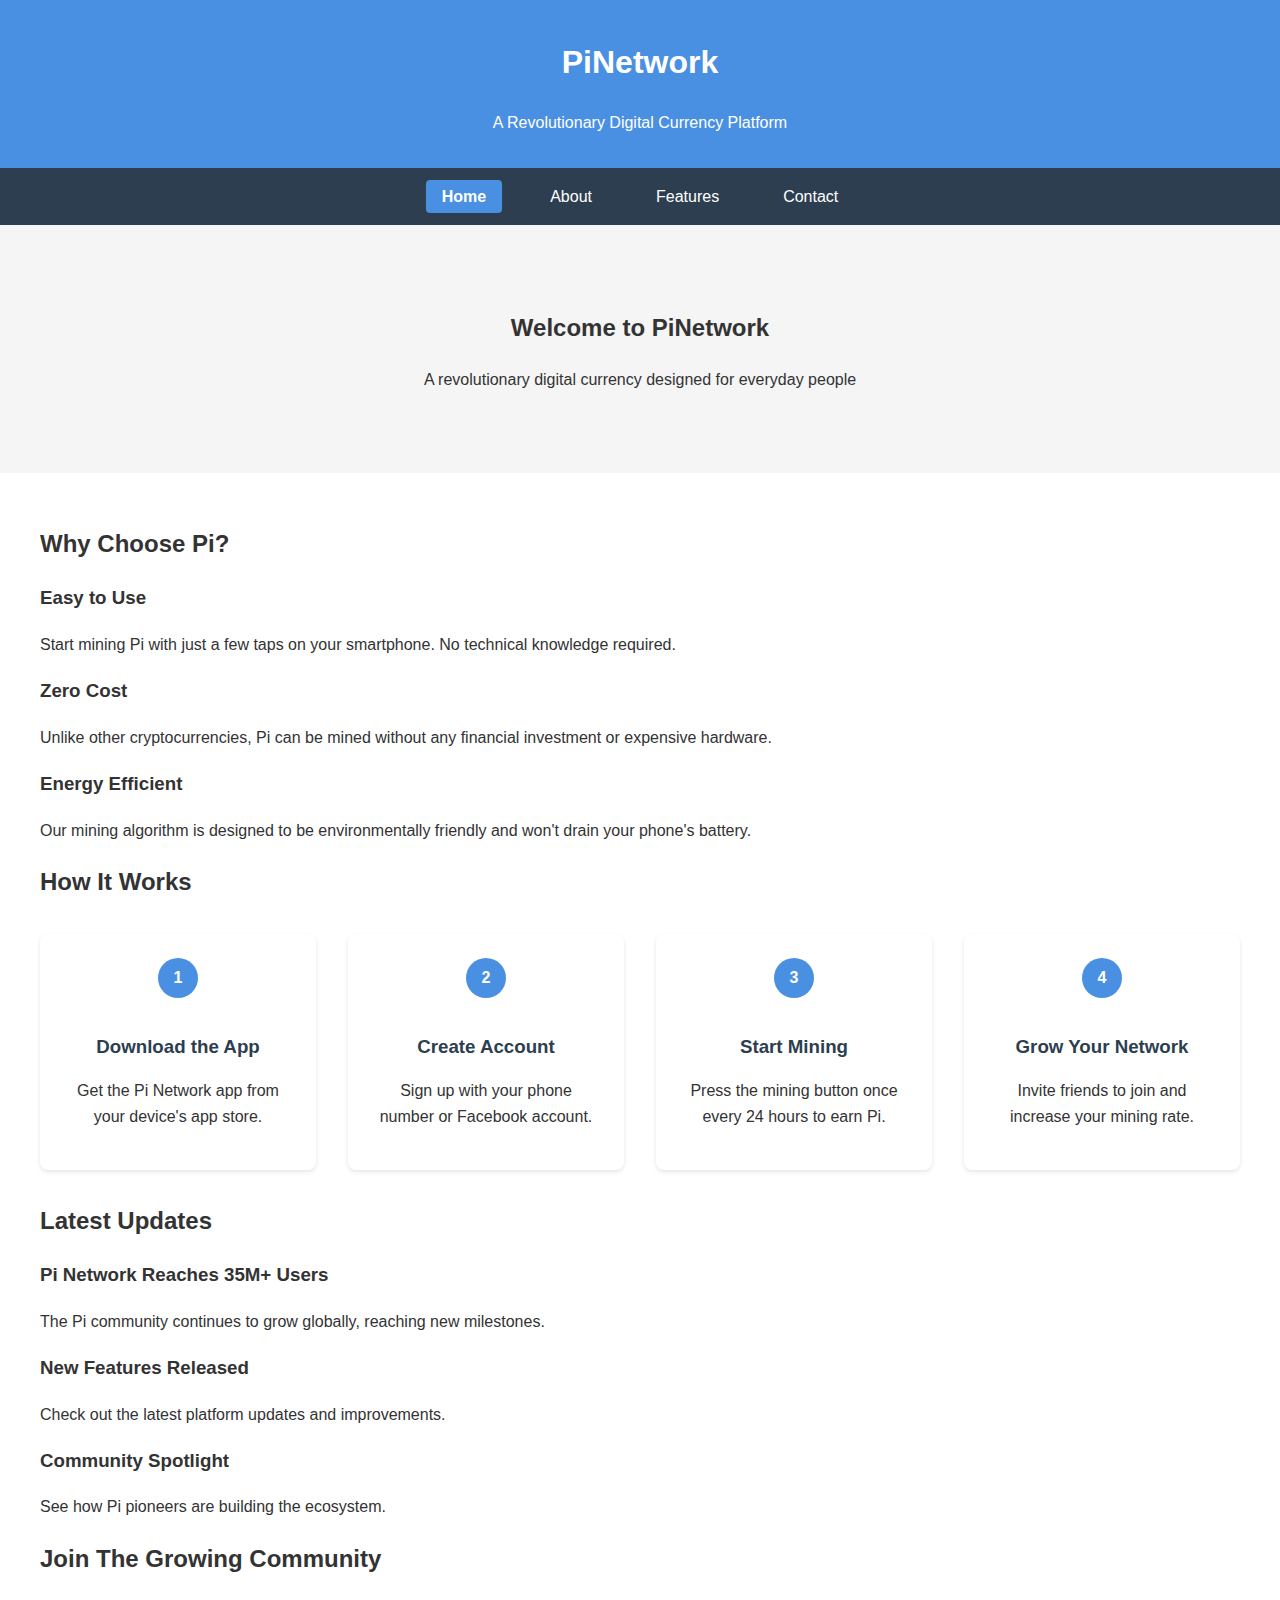
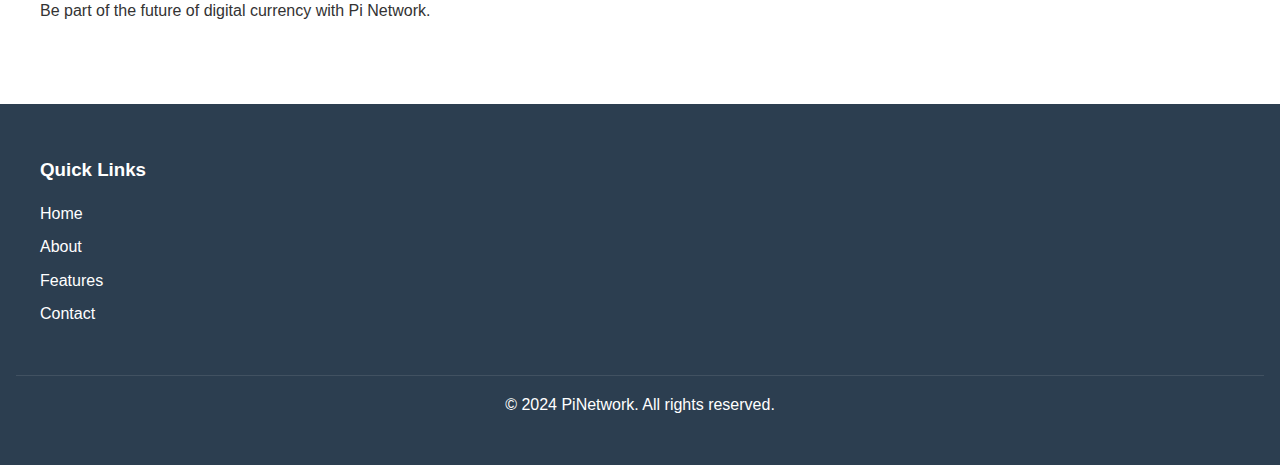
<file: index.html>
<!DOCTYPE html>
<html lang="en">
<head>
    <meta charset="UTF-8">
    <meta name="viewport" content="width=device-width, initial-scale=1.0">
    <title>PiNetwork - Decentralized Digital Currency</title>
    <link rel="stylesheet" href="styles.css">
</head>
<body>
    <header>
        <h1>PiNetwork</h1>
        <p>A Revolutionary Digital Currency Platform</p>
    </header>

    <nav>
        <ul>
            <li><a href="index.html" class="active">Home</a></li>
            <li><a href="about.html">About</a></li>
            <li><a href="features.html">Features</a></li>
            <li><a href="contact.html">Contact</a></li>
        </ul>
    </nav>

    <section class="hero">
        <h2>Welcome to PiNetwork</h2>
        <p>A revolutionary digital currency designed for everyday people</p>
    </section>

    <div class="container">
        <section id="why-pi" class="info-section">
            <h2>Why Choose Pi?</h2>
            <div class="info-grid">
                <div class="info-card">
                    <h3>Easy to Use</h3>
                    <p>Start mining Pi with just a few taps on your smartphone. No technical knowledge required.</p>
                </div>
                <div class="info-card">
                    <h3>Zero Cost</h3>
                    <p>Unlike other cryptocurrencies, Pi can be mined without any financial investment or expensive hardware.</p>
                </div>
                <div class="info-card">
                    <h3>Energy Efficient</h3>
                    <p>Our mining algorithm is designed to be environmentally friendly and won't drain your phone's battery.</p>
                </div>
            </div>
        </section>

        <section id="how-it-works" class="info-section">
            <h2>How It Works</h2>
            <div class="steps-grid">
                <div class="step">
                    <span class="step-number">1</span>
                    <h3>Download the App</h3>
                    <p>Get the Pi Network app from your device's app store.</p>
                </div>
                <div class="step">
                    <span class="step-number">2</span>
                    <h3>Create Account</h3>
                    <p>Sign up with your phone number or Facebook account.</p>
                </div>
                <div class="step">
                    <span class="step-number">3</span>
                    <h3>Start Mining</h3>
                    <p>Press the mining button once every 24 hours to earn Pi.</p>
                </div>
                <div class="step">
                    <span class="step-number">4</span>
                    <h3>Grow Your Network</h3>
                    <p>Invite friends to join and increase your mining rate.</p>
                </div>
            </div>
        </section>

        <section id="latest-news" class="info-section">
            <h2>Latest Updates</h2>
            <div class="news-grid">
                <article class="news-card">
                    <h3>Pi Network Reaches 35M+ Users</h3>
                    <p>The Pi community continues to grow globally, reaching new milestones.</p>
                </article>
                <article class="news-card">
                    <h3>New Features Released</h3>
                    <p>Check out the latest platform updates and improvements.</p>
                </article>
                <article class="news-card">
                    <h3>Community Spotlight</h3>
                    <p>See how Pi pioneers are building the ecosystem.</p>
                </article>
            </div>
        </section>

        <section id="join-community" class="cta-section">
            <h2>Join The Growing Community</h2>
            <p>Be part of the future of digital currency with Pi Network.</p>
        </section>
    </div>

    <footer>
        <div class="footer-content">
            <div class="footer-section">
                <h3>Quick Links</h3>
                <ul>
                    <li><a href="index.html">Home</a></li>
                    <li><a href="about.html">About</a></li>
                    <li><a href="features.html">Features</a></li>
                    <li><a href="contact.html">Contact</a></li>
                </ul>
            </div>
        </div>
        <p class="copyright">&copy; 2024 PiNetwork. All rights reserved.</p>
    </footer>
</body>
</html>
</file>
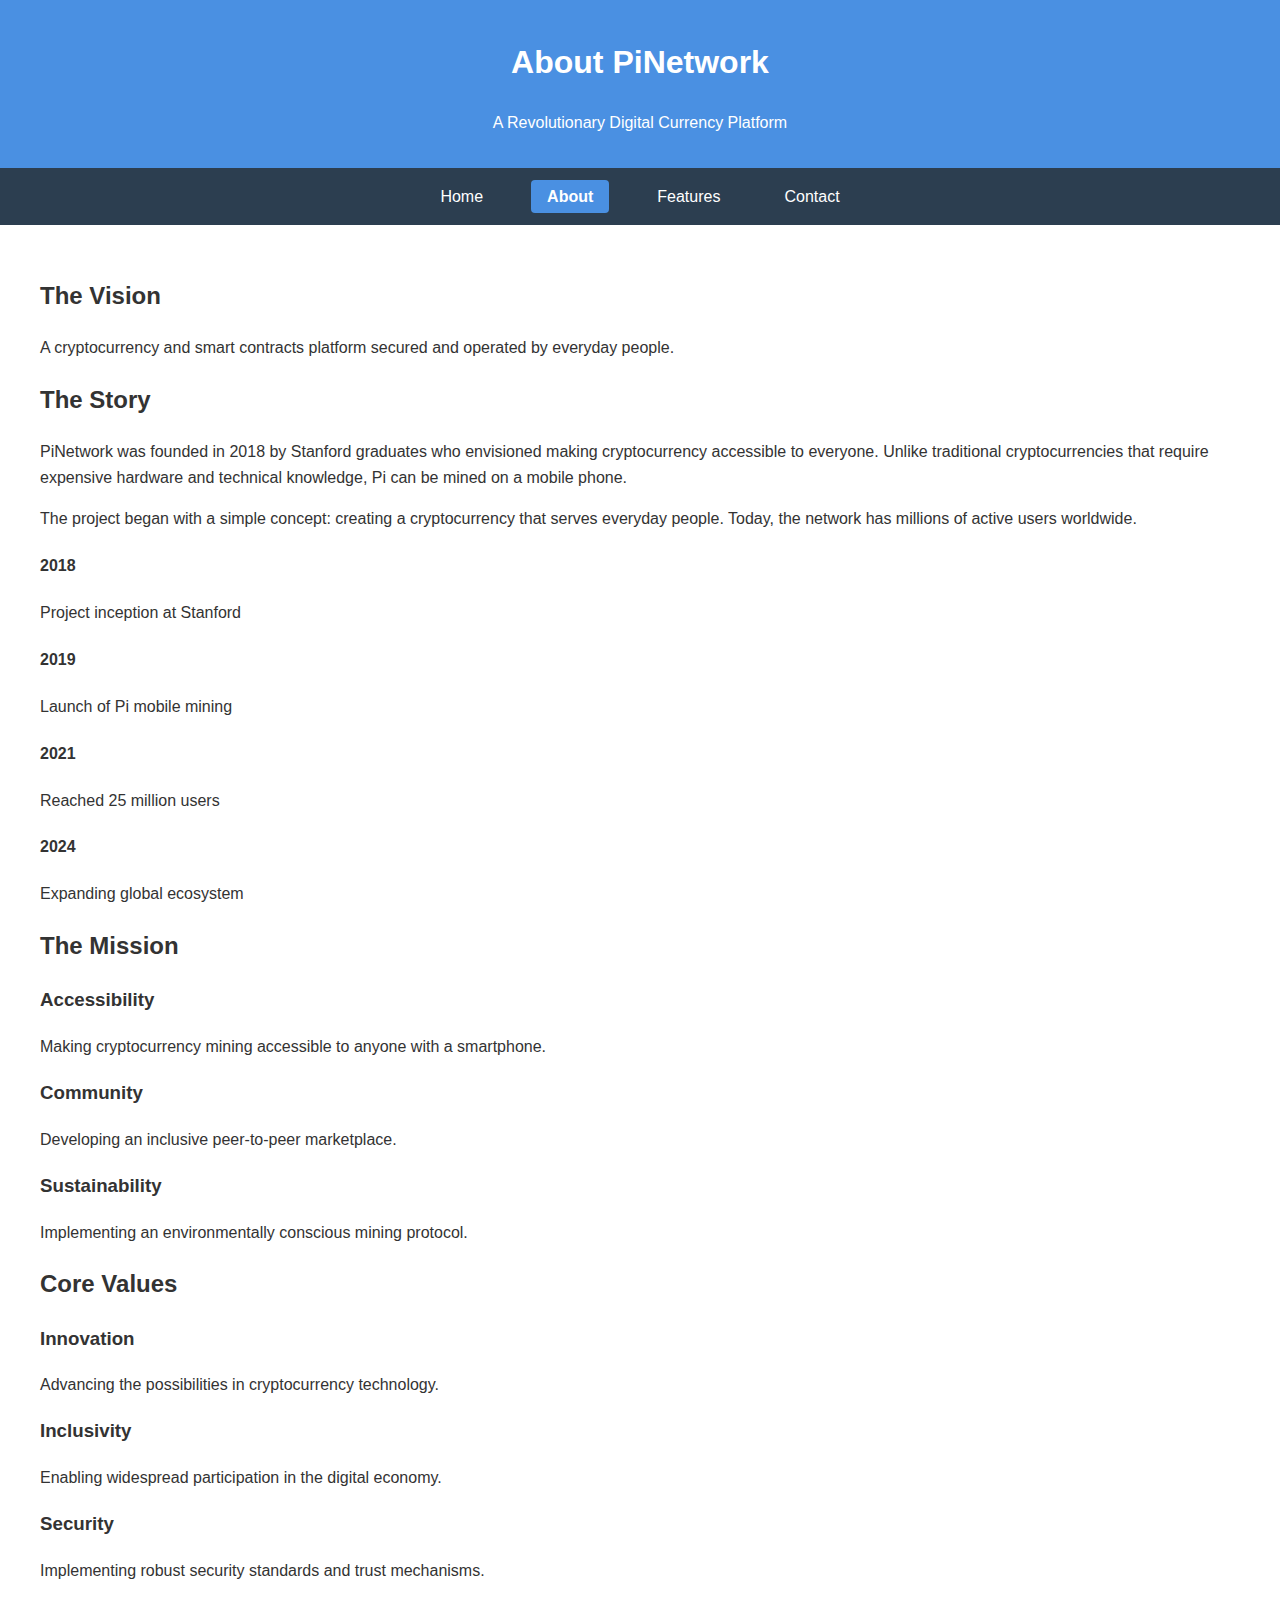
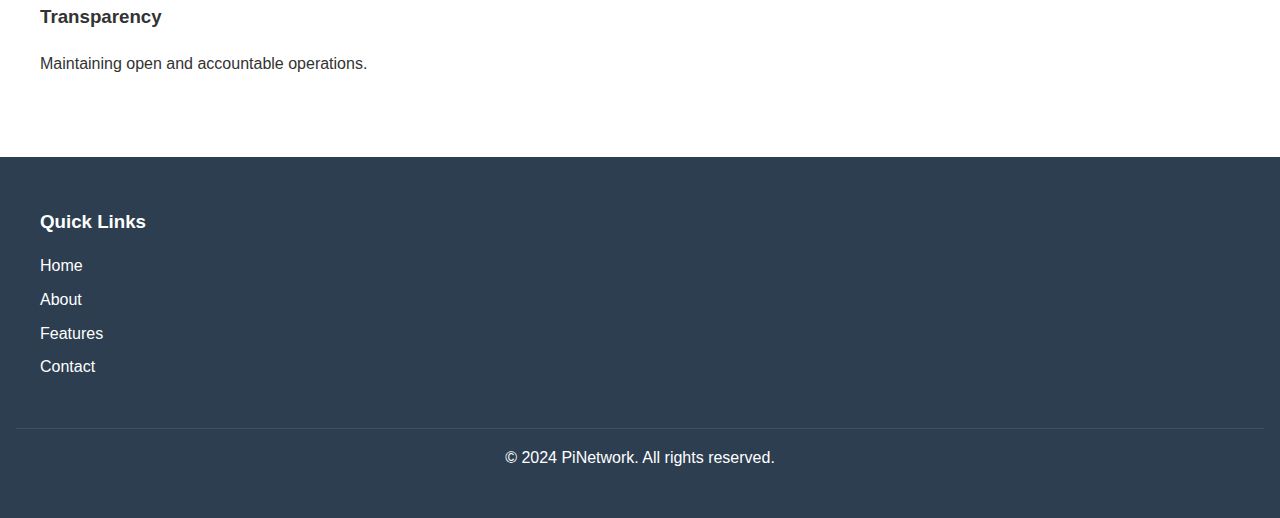
<file: about.html>
<!DOCTYPE html>
<html lang="en">
<head>
    <meta charset="UTF-8">
    <meta name="viewport" content="width=device-width, initial-scale=1.0">
    <title>About - PiNetwork</title>
    <link rel="stylesheet" href="styles.css">
</head>
<body>
    <header>
        <h1>About PiNetwork</h1>
        <p>A Revolutionary Digital Currency Platform</p>
    </header>

    <nav>
        <ul>
            <li><a href="index.html">Home</a></li>
            <li><a href="about.html" class="active">About</a></li>
            <li><a href="features.html">Features</a></li>
            <li><a href="contact.html">Contact</a></li>
        </ul>
    </nav>

    <div class="container">
        <section class="about-hero">
            <h2>The Vision</h2>
            <p class="lead-text">A cryptocurrency and smart contracts platform secured and operated by everyday people.</p>
        </section>

        <section class="about-section">
            <h2>The Story</h2>
            <div class="story-content">
                <div class="story-text">
                    <p>PiNetwork was founded in 2018 by Stanford graduates who envisioned making cryptocurrency accessible to everyone. Unlike traditional cryptocurrencies that require expensive hardware and technical knowledge, Pi can be mined on a mobile phone.</p>
                    <p>The project began with a simple concept: creating a cryptocurrency that serves everyday people. Today, the network has millions of active users worldwide.</p>
                </div>
                <div class="timeline">
                    <div class="timeline-item">
                        <h4>2018</h4>
                        <p>Project inception at Stanford</p>
                    </div>
                    <div class="timeline-item">
                        <h4>2019</h4>
                        <p>Launch of Pi mobile mining</p>
                    </div>
                    <div class="timeline-item">
                        <h4>2021</h4>
                        <p>Reached 25 million users</p>
                    </div>
                    <div class="timeline-item">
                        <h4>2024</h4>
                        <p>Expanding global ecosystem</p>
                    </div>
                </div>
            </div>
        </section>

        <section class="mission-section">
            <h2>The Mission</h2>
            <div class="mission-grid">
                <div class="mission-card">
                    <h3>Accessibility</h3>
                    <p>Making cryptocurrency mining accessible to anyone with a smartphone.</p>
                </div>
                <div class="mission-card">
                    <h3>Community</h3>
                    <p>Developing an inclusive peer-to-peer marketplace.</p>
                </div>
                <div class="mission-card">
                    <h3>Sustainability</h3>
                    <p>Implementing an environmentally conscious mining protocol.</p>
                </div>
            </div>
        </section>

        <section class="values-section">
            <h2>Core Values</h2>
            <div class="values-grid">
                <div class="value-card">
                    <h3>Innovation</h3>
                    <p>Advancing the possibilities in cryptocurrency technology.</p>
                </div>
                <div class="value-card">
                    <h3>Inclusivity</h3>
                    <p>Enabling widespread participation in the digital economy.</p>
                </div>
                <div class="value-card">
                    <h3>Security</h3>
                    <p>Implementing robust security standards and trust mechanisms.</p>
                </div>
                <div class="value-card">
                    <h3>Transparency</h3>
                    <p>Maintaining open and accountable operations.</p>
                </div>
            </div>
        </section>
    </div>

    <footer>
        <div class="footer-content">
            <div class="footer-section">
                <h3>Quick Links</h3>
                <ul>
                    <li><a href="index.html">Home</a></li>
                    <li><a href="about.html">About</a></li>
                    <li><a href="features.html">Features</a></li>
                    <li><a href="contact.html">Contact</a></li>
                </ul>
            </div>
        </div>
        <p class="copyright">&copy; 2024 PiNetwork. All rights reserved.</p>
    </footer>
</body>
</html>
</file>
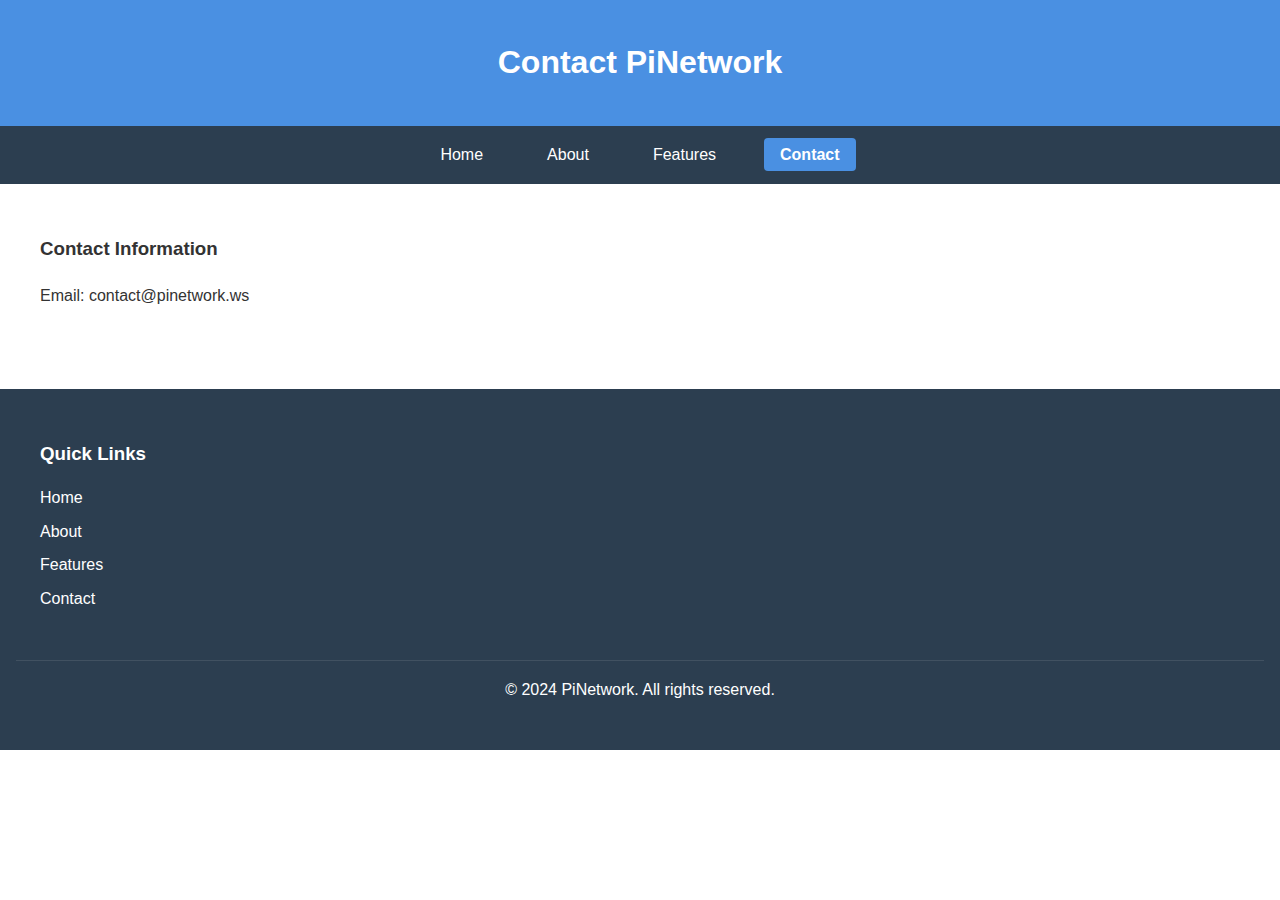
<file: contact.html>
<!DOCTYPE html>
<html lang="en">
<head>
    <meta charset="UTF-8">
    <meta name="viewport" content="width=device-width, initial-scale=1.0">
    <title>Contact - PiNetwork</title>
    <link rel="stylesheet" href="styles.css">
</head>
<body>
    <header>
        <h1>Contact PiNetwork</h1>
    </header>

    <nav>
        <ul>
            <li><a href="index.html">Home</a></li>
            <li><a href="about.html">About</a></li>
            <li><a href="features.html">Features</a></li>
            <li><a href="contact.html" class="active">Contact</a></li>
        </ul>
    </nav>

    <div class="container">
        <div class="contact-info">
            <h3>Contact Information</h3>
            <p>Email: contact@pinetwork.ws</p>
        </div>
    </div>

    <footer>
        <div class="footer-content">
            <div class="footer-section">
                <h3>Quick Links</h3>
                <ul>
                    <li><a href="index.html">Home</a></li>
                    <li><a href="about.html">About</a></li>
                    <li><a href="features.html">Features</a></li>
                    <li><a href="contact.html">Contact</a></li>
                </ul>
            </div>
        </div>
        <p class="copyright">&copy; 2024 PiNetwork. All rights reserved.</p>
    </footer>
</body>
</html>
</file>
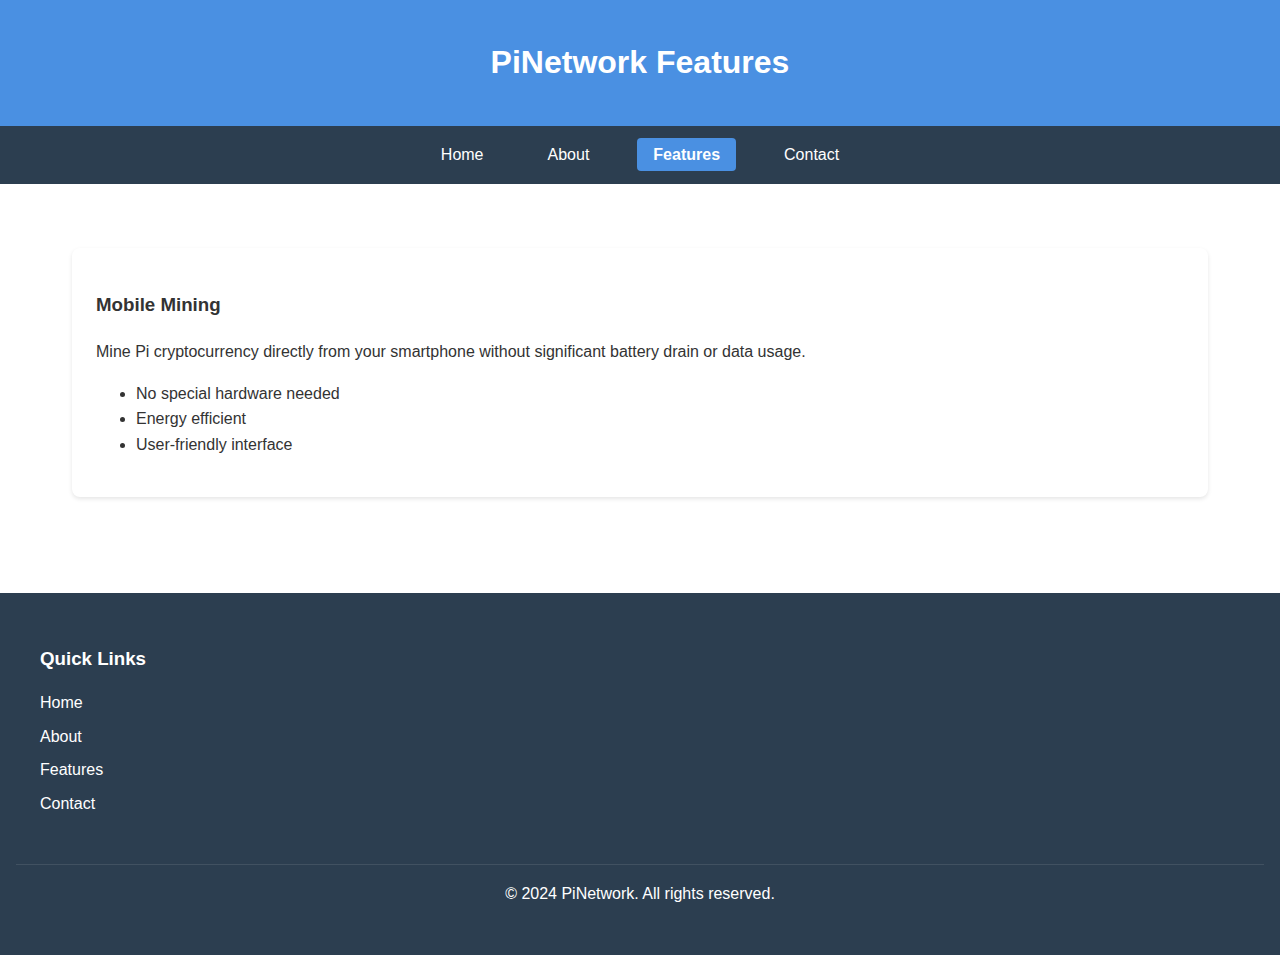
<file: features.html>
<!DOCTYPE html>
<html lang="en">
<head>
    <meta charset="UTF-8">
    <meta name="viewport" content="width=device-width, initial-scale=1.0">
    <title>Features - PiNetwork</title>
    <link rel="stylesheet" href="styles.css">
</head>
<body>
    <header>
        <h1>PiNetwork Features</h1>
    </header>

    <nav>
        <ul>
            <li><a href="index.html">Home</a></li>
            <li><a href="about.html">About</a></li>
            <li><a href="features.html" class="active">Features</a></li>
            <li><a href="contact.html">Contact</a></li>
        </ul>
    </nav>

    <div class="container">
        <section class="features">
            <div class="feature-card">
                <h3>Mobile Mining</h3>
                <p>Mine Pi cryptocurrency directly from your smartphone without significant battery drain or data usage.</p>
                <ul>
                    <li>No special hardware needed</li>
                    <li>Energy efficient</li>
                    <li>User-friendly interface</li>
                </ul>
            </div>

        </section>
    </div>

    <footer>
        <div class="footer-content">
            <div class="footer-section">
                <h3>Quick Links</h3>
                <ul>
                    <li><a href="index.html">Home</a></li>
                    <li><a href="about.html">About</a></li>
                    <li><a href="features.html">Features</a></li>
                    <li><a href="contact.html">Contact</a></li>
                </ul>
            </div>
        </div>
        <p class="copyright">&copy; 2024 PiNetwork. All rights reserved.</p>
    </footer>
</body>
</html>
</file>
<file: styles.css>
:root {
    --primary-color: #4a90e2;
    --secondary-color: #2c3e50;
}

body {
    margin: 0;
    font-family: 'Arial', sans-serif;
    line-height: 1.6;
    color: #333;
}

header {
    background-color: var(--primary-color);
    color: white;
    padding: 1rem;
    text-align: center;
}

nav {
    background-color: var(--secondary-color);
    padding: 1rem;
}

nav ul {
    list-style: none;
    padding: 0;
    margin: 0;
    display: flex;
    justify-content: center;
    gap: 2rem;
}

nav a {
    color: white;
    text-decoration: none;
    padding: 0.5rem 1rem;
    border-radius: 4px;
    transition: background-color 0.3s ease;
}

nav a:hover {
    background-color: rgba(255, 255, 255, 0.1);
}

nav a.active {
    background-color: var(--primary-color);
    font-weight: bold;
}

.hero {
    padding: 4rem 2rem;
    text-align: center;
    background-color: #f5f5f5;
}

.container {
    max-width: 1200px;
    margin: 0 auto;
    padding: 2rem;
}

.features {
    display: grid;
    grid-template-columns: repeat(auto-fit, minmax(250px, 1fr));
    gap: 2rem;
    padding: 2rem;
}

.feature-card {
    padding: 1.5rem;
    border-radius: 8px;
    box-shadow: 0 2px 4px rgba(0,0,0,0.1);
    background: white;
}

footer {
    background-color: var(--secondary-color);
    color: white;
    padding: 2rem 1rem;
    margin-top: 2rem;
}

.footer-content {
    max-width: 1200px;
    margin: 0 auto;
    display: grid;
    grid-template-columns: repeat(auto-fit, minmax(250px, 1fr));
    gap: 2rem;
}

.footer-section h3 {
    color: white;
    margin-bottom: 1rem;
}

.footer-section ul {
    list-style: none;
    padding: 0;
}

.footer-section ul li {
    margin-bottom: 0.5rem;
}

.footer-section a {
    color: #ffffff;
    text-decoration: none;
    transition: opacity 0.3s ease;
}

.footer-section a:hover {
    opacity: 0.8;
    text-decoration: underline;
}

.copyright {
    text-align: center;
    margin-top: 2rem;
    padding-top: 1rem;
    border-top: 1px solid rgba(255, 255, 255, 0.1);
    color: #ffffff;
}

.team-members {
    display: grid;
    grid-template-columns: repeat(auto-fit, minmax(250px, 1fr));
    gap: 2rem;
    margin-top: 2rem;
}

.team-member {
    text-align: center;
    padding: 1.5rem;
    border-radius: 8px;
    box-shadow: 0 2px 4px rgba(0,0,0,0.1);
    background: white;
}

.team-member h3 {
    color: var(--primary-color);
    margin-bottom: 0.5rem;
}

.team-member p {
    color: var(--secondary-color);
}

.steps-grid {
    display: grid;
    grid-template-columns: repeat(auto-fit, minmax(200px, 1fr));
    gap: 2rem;
    margin: 2rem 0;
}

.step {
    text-align: center;
    padding: 1.5rem;
    background: white;
    border-radius: 8px;
    box-shadow: 0 2px 4px rgba(0,0,0,0.1);
}

.step-number {
    display: inline-block;
    width: 40px;
    height: 40px;
    line-height: 40px;
    background-color: var(--primary-color);
    color: white;
    border-radius: 50%;
    margin-bottom: 1rem;
    font-weight: bold;
}

.step h3 {
    color: var(--secondary-color);
    margin-bottom: 0.5rem;
}
</file>
